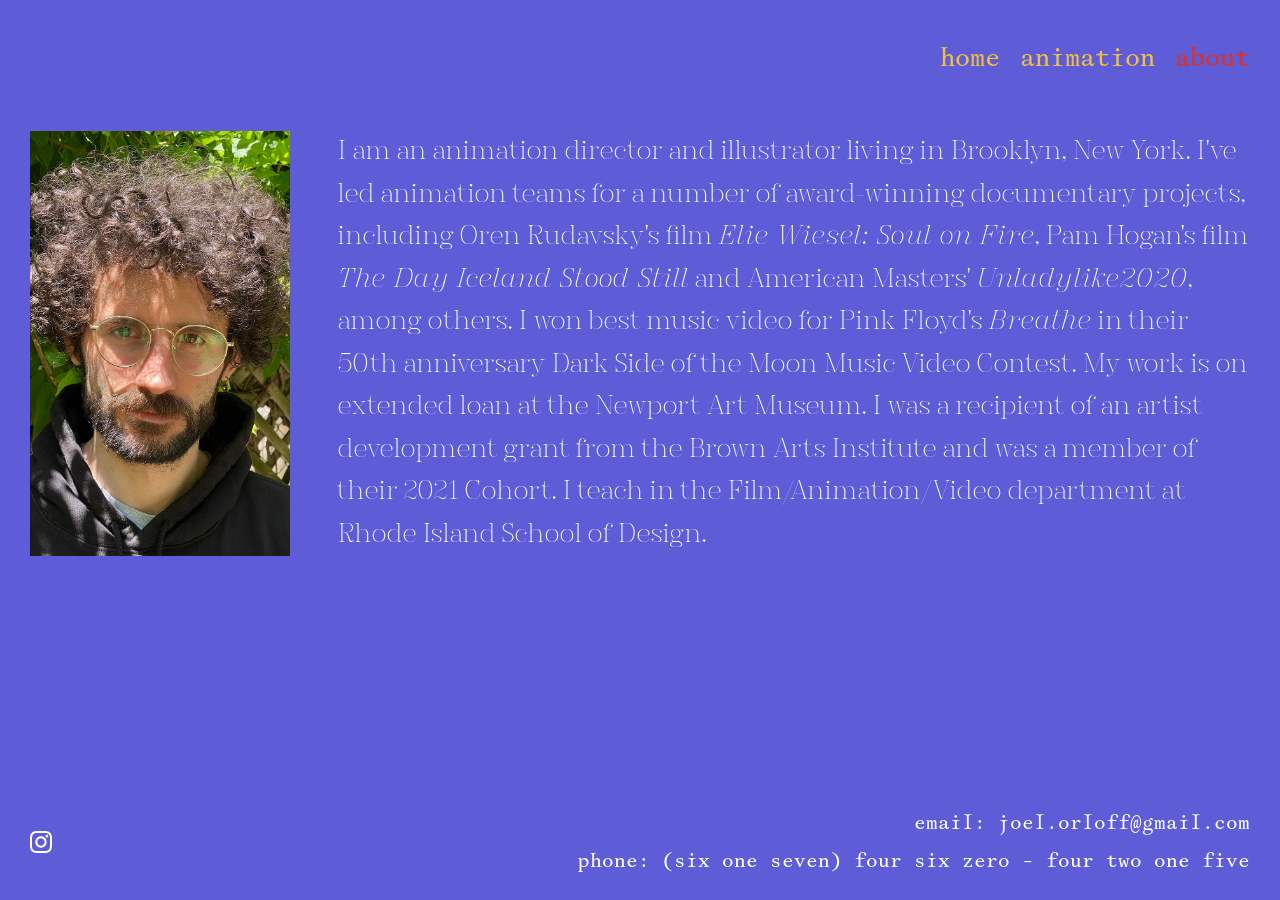
<file: about.html>
<!DOCTYPE html>
<html lang="en">
<head>
  <meta charset="UTF-8" />
  <meta name="viewport" content="width=device-width, initial-scale=1.0" />
  <title>About — Joel Orloff</title>
  <link rel="stylesheet" href="css/style.css" />
</head>
<body>
  <nav>
   <a class="nav-logo" href="index.html">
  <video autoplay loop muted playsinline class="desktop-only">
    <source src="videos/LOgo2024.mp4" type="video/mp4">
  </video>
  <img src="gifs/LOgo2024.gif" alt="Joel Orloff" class="mobile-only">
</a>
    <button class="nav-toggle" aria-label="Toggle menu" onclick="toggleNav()">
      <span></span><span></span><span></span>
    </button>
    <ul class="nav-links" id="nav-links">
      <li><a href="index.html">home</a></li>
      <li><a href="animation.html">animation</a></li>
      
      <li><a href="about.html" class="active">about</a></li>
    </ul>
  </nav>
  <main>
    <div class="about-layout">
      <div class="about-photo">
        <img src="images/headshot2021.webp" alt="Joel Orloff" />
      </div>
      <div class="about-text">
        <p>I am an animation director and illustrator living in Brooklyn, New York. I've led animation teams for a number of award-winning documentary projects, including Oren Rudavsky's film <em>Elie Wiesel: Soul on Fire</em>, Pam Hogan's film <em>The Day Iceland Stood Still</em> and American Masters' <em>Unladylike2020</em>, among others. I won best music video for Pink Floyd's <em>Breathe</em> in their 50th anniversary Dark Side of the Moon Music Video Contest. My work is on extended loan at the Newport Art Museum. I was a recipient of an artist development grant from the Brown Arts Institute and was a member of their 2021 Cohort. I teach in the Film/Animation/Video department at Rhode Island School of Design.</p>
      </div>
    </div>
  </main>
  <footer>
    <div class="footer-left">
      <a href="https://www.instagram.com/melting.dog/" target="_blank" rel="noopener" aria-label="Instagram">
        <svg viewBox="0 0 24 24" xmlns="http://www.w3.org/2000/svg"><path d="M12 2.163c3.204 0 3.584.012 4.85.07 3.252.148 4.771 1.691 4.919 4.919.058 1.265.069 1.645.069 4.849 0 3.205-.012 3.584-.069 4.849-.149 3.225-1.664 4.771-4.919 4.919-1.266.058-1.644.07-4.85.07-3.204 0-3.584-.012-4.849-.07-3.26-.149-4.771-1.699-4.919-4.92-.058-1.265-.07-1.644-.07-4.849 0-3.204.013-3.583.07-4.849.149-3.227 1.664-4.771 4.919-4.919 1.266-.057 1.645-.069 4.849-.069zm0-2.163c-3.259 0-3.667.014-4.947.072-4.358.2-6.78 2.618-6.98 6.98-.059 1.281-.073 1.689-.073 4.948 0 3.259.014 3.668.072 4.948.2 4.358 2.618 6.78 6.98 6.98 1.281.058 1.689.072 4.948.072 3.259 0 3.668-.014 4.948-.072 4.354-.2 6.782-2.618 6.979-6.98.059-1.28.073-1.689.073-4.948 0-3.259-.014-3.667-.072-4.947-.196-4.354-2.617-6.78-6.979-6.98-1.281-.059-1.69-.073-4.949-.073zm0 5.838c-3.403 0-6.162 2.759-6.162 6.162s2.759 6.163 6.162 6.163 6.162-2.759 6.162-6.163c0-3.403-2.759-6.162-6.162-6.162zm0 10.162c-2.209 0-4-1.79-4-4 0-2.209 1.791-4 4-4s4 1.791 4 4c0 2.21-1.791 4-4 4zm6.406-11.845c-.796 0-1.441.645-1.441 1.44s.645 1.44 1.441 1.44c.795 0 1.439-.645 1.439-1.44s-.644-1.44-1.439-1.44z"/></svg>
      </a>
    </div>
    <div class="footer-right">
      <div>email: <a href="mailto:joel.orloff@gmail.com">joel.orloff@gmail.com</a></div>
      <div>phone: (six one seven) four six zero - four two one five</div>
    </div>
  </footer>
  <script>function toggleNav(){document.getElementById('nav-links').classList.toggle('open');}</script>
</body>
</html>
</file>
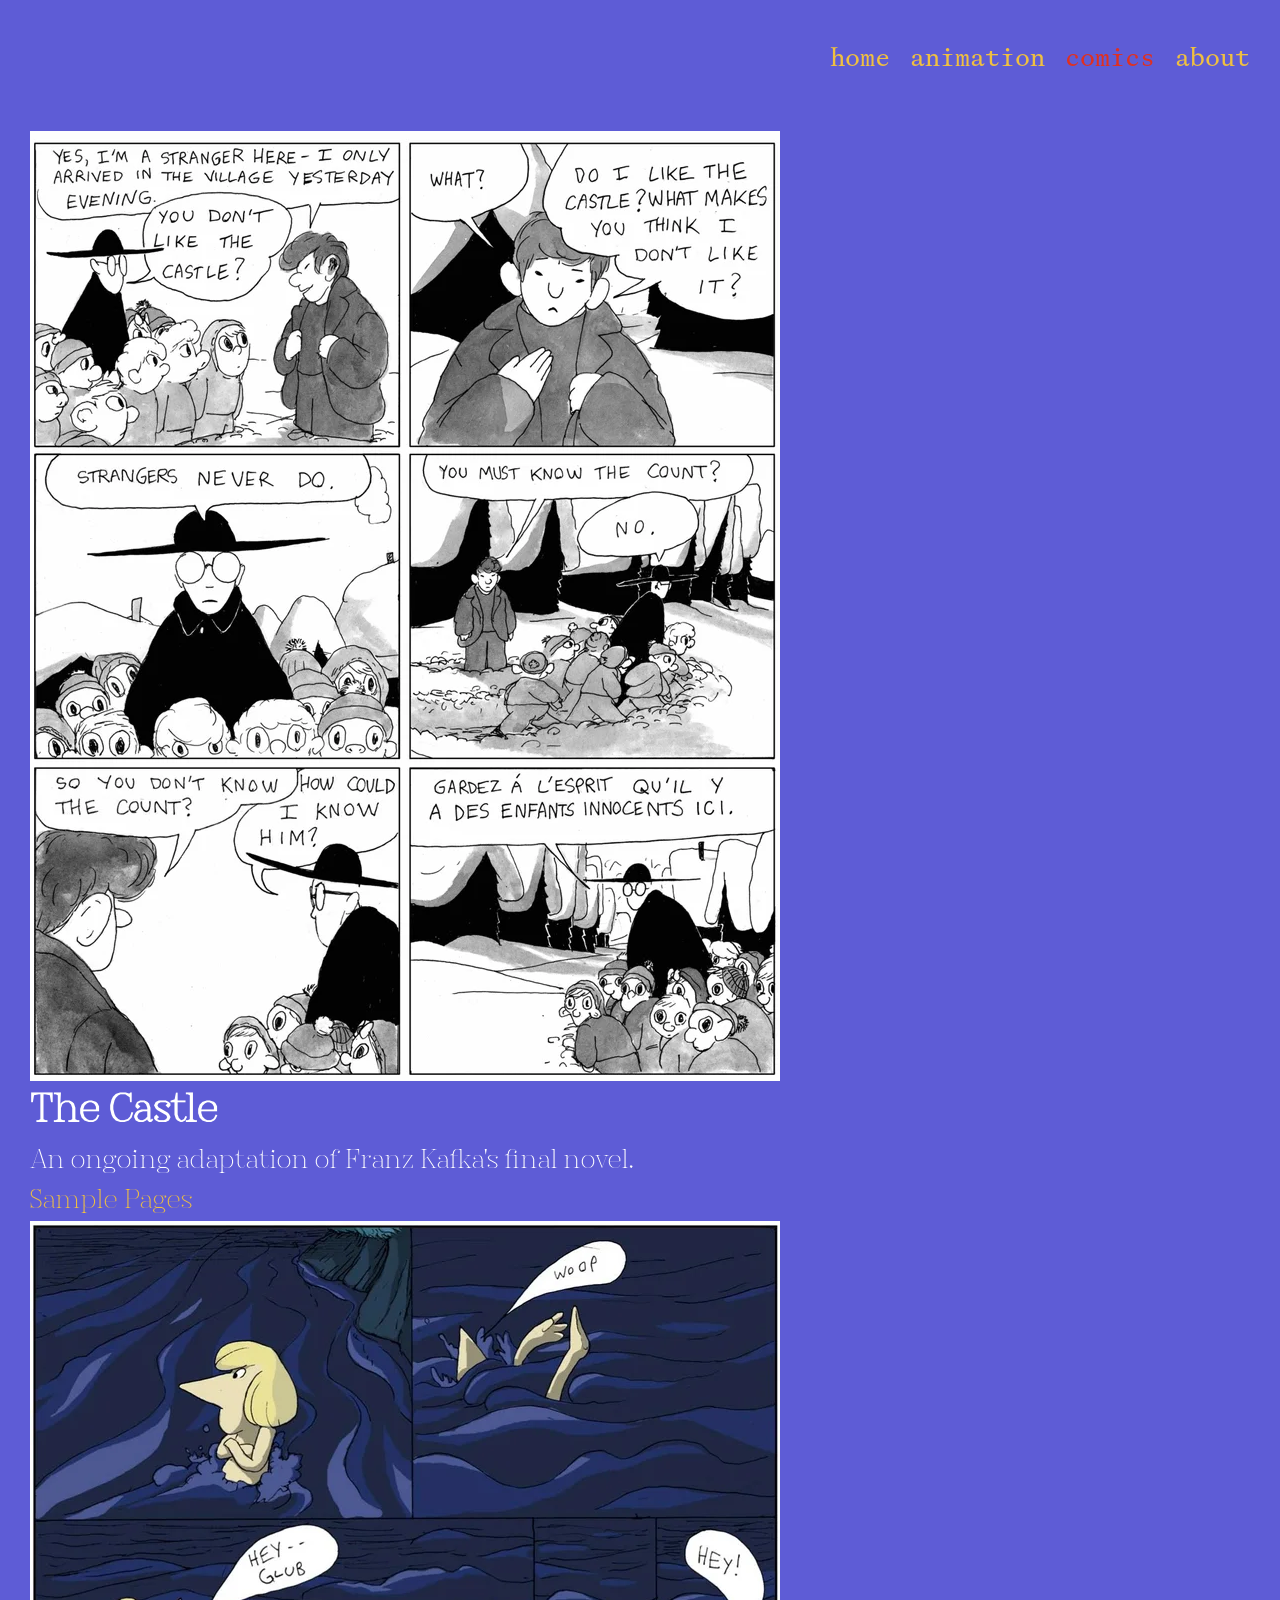
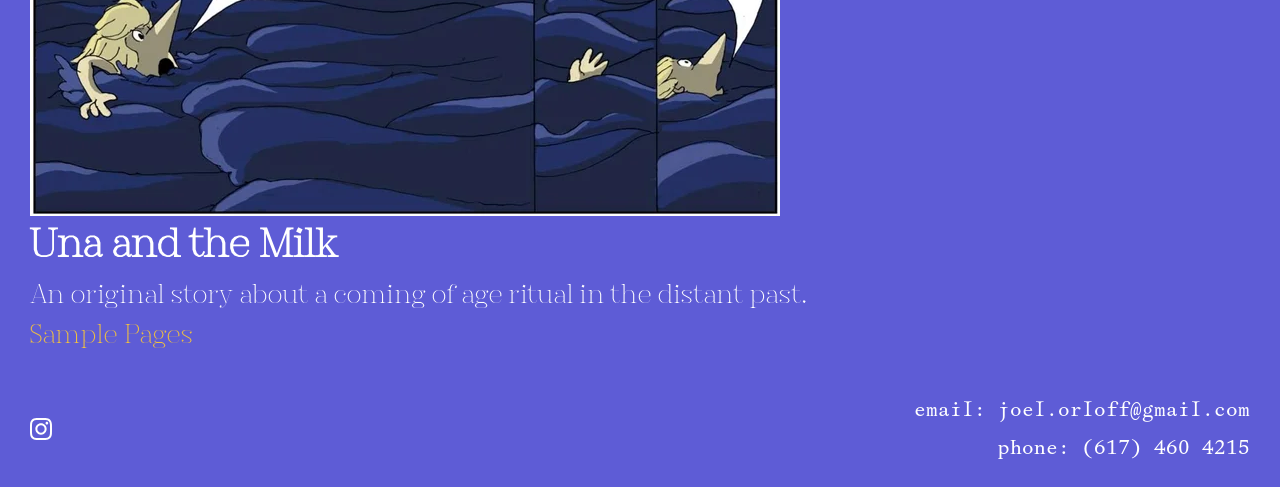
<file: comics.html>
<!DOCTYPE html>
<html lang="en">
<head>
  <meta charset="UTF-8" />
  <meta name="viewport" content="width=device-width, initial-scale=1.0" />
  <title>Comics — Joel Orloff</title>
  <link rel="stylesheet" href="css/style.css" />
</head>
<body>
  <nav>
    <a class="nav-logo" href="index.html">
      <video autoplay loop muted playsinline><source src="videos/LOgo2024.mp4" type="video/mp4"></video>
    </a>
    <button class="nav-toggle" aria-label="Toggle menu" onclick="toggleNav()">
      <span></span><span></span><span></span>
    </button>
    <ul class="nav-links" id="nav-links">
      <li><a href="index.html">home</a></li>
      <li><a href="animation.html">animation</a></li>
      <li><a href="comics.html" class="active">comics</a></li>
      <li><a href="about.html">about</a></li>
    </ul>
  </nav>
  <main>
    <div class="comics-grid">
      <div class="comic-item">
        <img src="images/TheCastleDraftAPage23gutters_copy.webp" alt="The Castle — adaptation of Franz Kafka's novel" />
        <h2>The Castle</h2>
        <p>An ongoing adaptation of Franz Kafka's final novel.</p>
        <a href="the-castle.html" class="sample-link">Sample Pages</a>
      </div>
      <div class="comic-item">
        <img src="images/Una_comicThumbnail.webp" alt="Una and the Milk — original comic" />
        <h2>Una and the Milk</h2>
        <p>An original story about a coming of age ritual in the distant past.</p>
        <a href="una.html" class="sample-link">Sample Pages</a>
      </div>
    </div>
  </main>
  <footer>
    <div class="footer-left">
      <a href="https://www.instagram.com/melting.dog/" target="_blank" rel="noopener" aria-label="Instagram">
        <svg viewBox="0 0 24 24" xmlns="http://www.w3.org/2000/svg"><path d="M12 2.163c3.204 0 3.584.012 4.85.07 3.252.148 4.771 1.691 4.919 4.919.058 1.265.069 1.645.069 4.849 0 3.205-.012 3.584-.069 4.849-.149 3.225-1.664 4.771-4.919 4.919-1.266.058-1.644.07-4.85.07-3.204 0-3.584-.012-4.849-.07-3.26-.149-4.771-1.699-4.919-4.92-.058-1.265-.07-1.644-.07-4.849 0-3.204.013-3.583.07-4.849.149-3.227 1.664-4.771 4.919-4.919 1.266-.057 1.645-.069 4.849-.069zm0-2.163c-3.259 0-3.667.014-4.947.072-4.358.2-6.78 2.618-6.98 6.98-.059 1.281-.073 1.689-.073 4.948 0 3.259.014 3.668.072 4.948.2 4.358 2.618 6.78 6.98 6.98 1.281.058 1.689.072 4.948.072 3.259 0 3.668-.014 4.948-.072 4.354-.2 6.782-2.618 6.979-6.98.059-1.28.073-1.689.073-4.948 0-3.259-.014-3.667-.072-4.947-.196-4.354-2.617-6.78-6.979-6.98-1.281-.059-1.69-.073-4.949-.073zm0 5.838c-3.403 0-6.162 2.759-6.162 6.162s2.759 6.163 6.162 6.163 6.162-2.759 6.162-6.163c0-3.403-2.759-6.162-6.162-6.162zm0 10.162c-2.209 0-4-1.79-4-4 0-2.209 1.791-4 4-4s4 1.791 4 4c0 2.21-1.791 4-4 4zm6.406-11.845c-.796 0-1.441.645-1.441 1.44s.645 1.44 1.441 1.44c.795 0 1.439-.645 1.439-1.44s-.644-1.44-1.439-1.44z"/></svg>
      </a>
    </div>
    <div class="footer-right">
      <div>email: <a href="mailto:joel.orloff@gmail.com">joel.orloff@gmail.com</a></div>
      <div>phone: <a href="tel:6174604215">(617) 460</a> 4215</div>
    </div>
  </footer>
  <script>function toggleNav(){document.getElementById('nav-links').classList.toggle('open');}</script>
</body>
</html>
</file>
<file: css/style.css>
/* ── Fonts ────────────────────────────────────── */
@font-face {
  font-family: 'GaisyrMono';
  src: url('../fonts/ABCGaisyrMono-Black.otf') format('opentype');
  font-weight: 900;
  font-style: normal;
  font-display: swap;
}

@font-face {
  font-family: 'GaisyrMono';
  src: url('../fonts/ABCGaisyrMono-Book.otf') format('opentype');
  font-weight: 400;
  font-style: normal;
  font-display: swap;
}

@font-face {
  font-family: 'MADSerif';
  src: url('../fonts/MAD_Serif_Fill_Regular.otf') format('opentype');
  font-weight: 400;
  font-style: normal;
  font-display: swap;
}

@font-face {
  font-family: 'MADSerif';
  src: url('../fonts/MAD_Serif_Fill_Regular_Italic.otf') format('opentype');
  font-weight: 400;
  font-style: italic;
  font-display: swap;
}

/* ── Reset & Base ─────────────────────────────── */
*, *::before, *::after { box-sizing: border-box; margin: 0; padding: 0; }

:root {
  --bg: hsl(241, 60%, 60%);
  --text: #ffffff;
  --nav-link: #f0c040;
  --nav-active: #e03020;
  --nav-hover: #40c040;
  --heading: #f0c040;
  --body-link: #f0c040;
  --body-link-hover: #40c040;
  --muted: rgba(255,255,255,0.75);
  --site-width: 1300px;
  --site-padding: 30px;
  --page-padding-v: 15px;
  --header-padding: 20px;
  --logo-height: 76px;
  --nav-size: 26px;
  --nav-spacing: 20px;
  --heading-size: 26px;
  --body-size: 25px;
  --font-display: 'GaisyrMono', monospace;
  --font-body: 'MADSerif', Georgia, serif;
}

html { font-size: 16px; }

body {
  background: var(--bg);
  color: var(--text);
  font-family: var(--font-body);
  font-size: var(--body-size);
  line-height: 1.6;
  min-height: 100vh;
  display: flex;
  flex-direction: column;
}

a { color: var(--body-link); text-decoration: none; }
a:hover { color: var(--body-link-hover); }

img { display: block; max-width: 100%; height: auto; }
video { display: block; max-width: 100%; }

/* ── Nav ──────────────────────────────────────── */
nav {
  width: 100%;
  max-width: var(--site-width);
  margin: 0 auto;
  padding: var(--header-padding) var(--site-padding);
  display: flex;
  align-items: center;
  justify-content: space-between;
}

.nav-logo video {
  height: var(--logo-height);
  width: auto;
  display: block;
}

.nav-links {
  display: flex;
  gap: var(--nav-spacing);
  list-style: none;
}

.nav-links a {
  font-family: var(--font-display);
  font-size: var(--nav-size);
  color: var(--nav-link);
  transition: color 0.15s;
  text-decoration: none;
}

.nav-links a:hover { color: var(--nav-hover); }
.nav-links a.active { color: var(--nav-active); }

/* Hamburger (mobile) */
.nav-toggle {
  display: none;
  flex-direction: column;
  gap: 5px;
  cursor: pointer;
  background: none;
  border: none;
  padding: 4px;
}
.nav-toggle span {
  display: block;
  width: 28px;
  height: 2px;
  background: var(--nav-link);
}

/* ── Main content ─────────────────────────────── */
main {
  flex: 1;
  width: 100%;
  max-width: var(--site-width);
  margin: 0 auto;
  padding: var(--page-padding-v) var(--site-padding);
}

/* ── Home page ────────────────────────────────── */
.home-strip {
  display: grid;
  grid-template-columns: repeat(6, 1fr);
  gap: 0;
  line-height: 0;
}

.home-strip a {
  display: block;
  aspect-ratio: 16 / 9;
  overflow: hidden;
}

.home-strip video {
  width: 100%;
  height: 100%;
  object-fit: cover;
  display: block;
}

.home-vimeo {
  width: 100%;
  aspect-ratio: 16 / 9;
  margin: 1rem 0;
  line-height: 0;
}

.home-vimeo iframe {
  position: absolute;
  top: 0;
  left: 0;
  width: 100%;
  height: 100%;
  border: 0;
  display: block;
}

/* ── Animation page ───────────────────────────── */
.project {
  margin-bottom: 3rem;
  padding-top: var(--page-padding-v);
}

.project-text {
  max-width: 100%;
  margin-bottom: 1rem;
}

.project h2 {
  font-family: var(--font-display);
  font-size: var(--heading-size);
  font-weight: 900;
  color: var(--heading);
  margin-bottom: 0.4rem;
}

.project .role {
  font-family: var(--font-display);
  font-weight: 400;
  font-style: normal;
  font-size: calc(var(--body-size) * 0.85);
  color: var(--text);
  margin-bottom: 0.6rem;
}

.project .description {
  font-family: var(--font-body);
  font-style: normal;
  font-size: var(--body-size);
  color: var(--text);
  margin-bottom: 0;
  line-height: 1.6;
}

.project .description a { color: var(--body-link); }
.project .description a:hover { color: var(--body-link-hover); }

/* Horizontal clip strip — 16:9, no gaps */
.clip-strip {
  display: grid;
  grid-template-columns: repeat(4, 1fr);
  gap: 0;
  line-height: 0;
  margin-bottom: 0;
}

.clip-strip video {
  width: 100%;
  aspect-ratio: 16 / 9;
  object-fit: cover;
  display: block;
}

/* Video embed */
.video-embed {
  position: relative;
  aspect-ratio: 16 / 9;
  width: 100%;
  overflow: hidden;
  margin-top: 1rem;
}

.video-embed iframe {
  position: absolute;
  top: 0; left: 0;
  width: 100%; height: 100%;
  border: 0;
}

/* Awards — inset with left border */
.awards {
  font-family: var(--font-display);
  font-weight: 400;
  font-size: 0.8em;
  color: var(--text);
  line-height: 1.9;
  margin-top: 0.8rem;
  border-left: 3px solid rgba(255,255,255,0.4);
  padding-left: 1rem;
}

/* Section anchors */
.section-anchor {
  display: block;
  height: 0;
  visibility: hidden;
}

/* ── About page ───────────────────────────────── */
.about-layout {
  display: grid;
  grid-template-columns: 260px 1fr;
  gap: 3rem;
  align-items: start;
}

.about-photo img { width: 100%; display: block; }

.about-text p {
  font-family: var(--font-body);
  font-style: normal;
  font-size: var(--body-size);
  line-height: 1.7;
  color: var(--text);
}

.about-text p em { font-style: italic; }

/* ── Footer ───────────────────────────────────── */
footer {
  width: 100%;
  max-width: var(--site-width);
  margin: 0 auto;
  padding: var(--header-padding) var(--site-padding);
  display: flex;
  justify-content: space-between;
  align-items: center;
  flex-wrap: wrap;
  gap: 0.5rem;
  font-family: var(--font-display);
  font-weight: 400;
  font-size: 0.8em;
}

.footer-left a {
  color: #ffffff;
  display: flex;
  align-items: center;
  text-decoration: none;
}
.footer-left svg {
  width: 22px; height: 22px;
  fill: #ffffff;
  transition: fill 0.2s;
}
.footer-left a:hover svg { fill: var(--muted); }

.footer-right { text-align: right; line-height: 1.9; color: #ffffff; }
.footer-right a { color: #ffffff; text-decoration: none; }
.footer-right a:hover { color: var(--muted); }

/* ── Responsive ───────────────────────────────── */
@media (max-width: 900px) {
  :root {
    --nav-size: 18px;
    --heading-size: 20px;
    --body-size: 17px;
    --logo-height: 52px;
    --site-padding: 16px;
    --header-padding: 14px;
  }
  .home-strip { grid-template-columns: repeat(3, 1fr); }
  .clip-strip { grid-template-columns: repeat(2, 1fr); }
}

@media (max-width: 768px) {
  .nav-toggle { display: flex; }
  .nav-links {
    display: none;
    position: fixed;
    top: 0;
    padding-top: calc(var(--logo-height) + var(--header-padding) * 2);
    left: 0; right: 0; bottom: 0;
    background: var(--bg);
    flex-direction: column;
    gap: 0;
    z-index: 99;
    overflow-y: auto;
  }
  .nav-links.open { display: flex; }
  .nav-links li a { display: block; padding: 0.9rem 1.5rem; }
  .about-layout { grid-template-columns: 1fr; }
  .footer-right { text-align: left; }
}

@media (max-width: 480px) {
  .home-strip { grid-template-columns: repeat(2, 1fr); }
  .clip-strip { grid-template-columns: 1fr; }
}

@media (prefers-reduced-motion: reduce) {
  video { animation: none; }
}
/* Desktop — full height photo matching text block */
.about-layout {
  align-items: stretch;
}
.about-photo {
  display: flex;
}
.about-photo img {
  width: 100%;
  height: 100%;
  object-fit: cover;
  object-position: center top;
}

/* Mobile — circular crop, centered */
@media (max-width: 768px) {
  .about-photo img {
    width: 220px;
    height: 220px;
    border-radius: 50%;
    object-fit: cover;
    object-position: center center;
    margin: 0 auto;
  }
}
/* Desktop/mobile media switching */
.mobile-only { display: none; }
.desktop-only { display: block; }

@media (max-width: 768px) {
  .desktop-only { display: none !important; }
  .mobile-only {
    display: block !important;
    width: 100%;
    height: 100%;
    object-fit: cover;
  }
}
</file>
